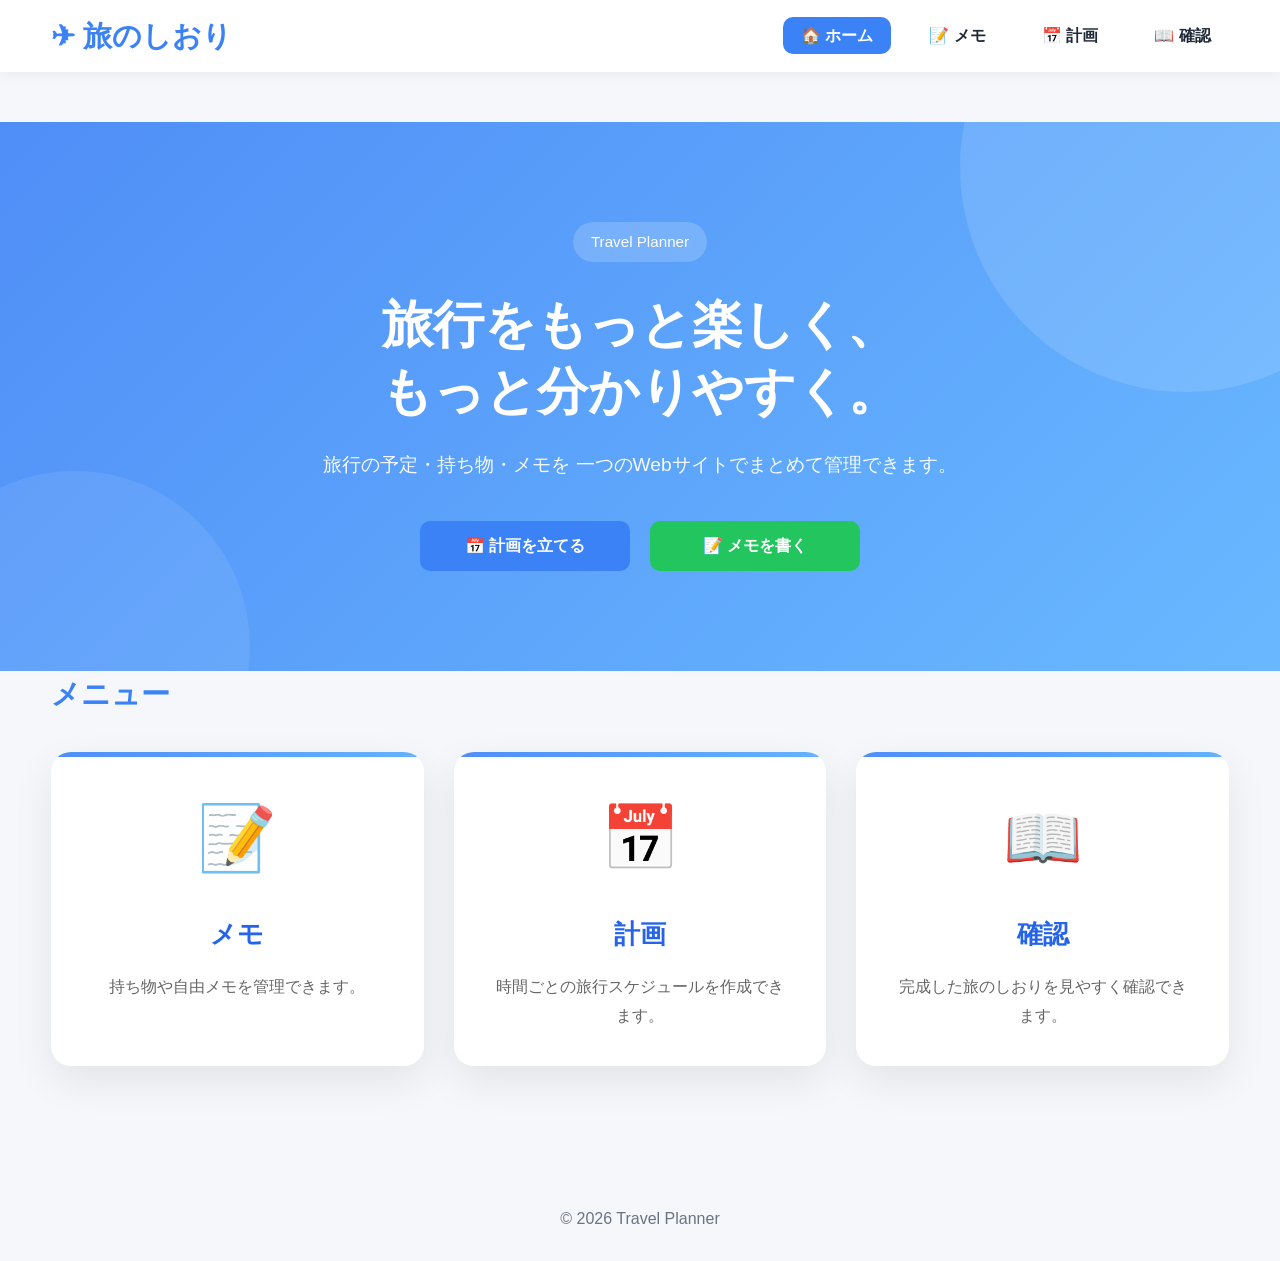
<file: index.html>
<!DOCTYPE html>
<html lang="ja">

<head>

    <meta charset="UTF-8">

    <meta name="viewport" content="width=device-width, initial-scale=1.0">

    <title>旅のしおり</title>

    <meta name="description" content="旅行の予定・メモ・しおりをまとめて管理できるWebアプリ">

    <link rel="stylesheet" href="css/reset.css">
    <link rel="stylesheet" href="css/common.css">
    <link rel="stylesheet" href="css/home.css">
    <link rel="manifest" href="manifest.json">

    <meta name="theme-color" content="#4f8ef7">

</head>

<body>

    <!-- =======================
         Header
    ======================== -->

    <header>

        <div class="container header-inner">

            <a href="index.html" class="logo">
                ✈ 旅のしおり
            </a>

            <nav>

                <ul>

                    <li>
                        <a href="index.html" class="active">
                            🏠 ホーム
                        </a>
                    </li>

                    <li>
                        <a href="memo.html">
                            📝 メモ
                        </a>
                    </li>

                    <li>
                        <a href="planner.html">
                            📅 計画
                        </a>
                    </li>

                    <li>
                        <a href="preview.html">
                            📖 確認
                        </a>
                    </li>

                </ul>

            </nav>

        </div>

    </header>

    <!-- =======================
         Main
    ======================== -->

    <main>

        <!-- Hero -->

        <section class="hero">

            <div class="container hero-content">

                <span class="hero-badge">
                    Travel Planner
                </span>

                <h1>

                    旅行をもっと楽しく、
                    <br>
                    もっと分かりやすく。

                </h1>

                <p>

                    旅行の予定・持ち物・メモを
                    一つのWebサイトでまとめて管理できます。

                </p>

                <div class="hero-buttons">

                    <a href="planner.html" class="btn btn-primary">

                        📅 計画を立てる

                    </a>

                    <a href="memo.html" class="btn btn-success">

                        📝 メモを書く

                    </a>

                </div>

            </div>

        </section>

        <!-- Menu -->

        <section class="container">

            <h2 class="section-title">

                メニュー

            </h2>

            <div class="menu-grid">

                <!-- Card -->

                <a href="memo.html" class="menu-card">

                    <div class="menu-icon">

                        📝

                    </div>

                    <h3>

                        メモ

                    </h3>

                    <p>

                        持ち物や自由メモを管理できます。

                    </p>

                </a>

                <!-- Card -->

                <a href="planner.html" class="menu-card">

                    <div class="menu-icon">

                        📅

                    </div>

                    <h3>

                        計画

                    </h3>

                    <p>

                        時間ごとの旅行スケジュールを作成できます。

                    </p>

                </a>

                <!-- Card -->

                <a href="preview.html" class="menu-card">

                    <div class="menu-icon">

                        📖

                    </div>

                    <h3>

                        確認

                    </h3>

                    <p>

                        完成した旅のしおりを見やすく確認できます。

                    </p>

                </a>

            </div>

        </section>

    </main>

    <!-- =======================
         Footer
    ======================== -->

    <footer>

        <div class="container">

            <p>

                © 2026 Travel Planner

            </p>

        </div>

    </footer>

    <script src="js/common.js"></script>

    <script>
        if ("serviceWorker" in navigator) {
            navigator.serviceWorker.register("./service-worker.js");
        }
    </script>

</body>

</html>
</file>
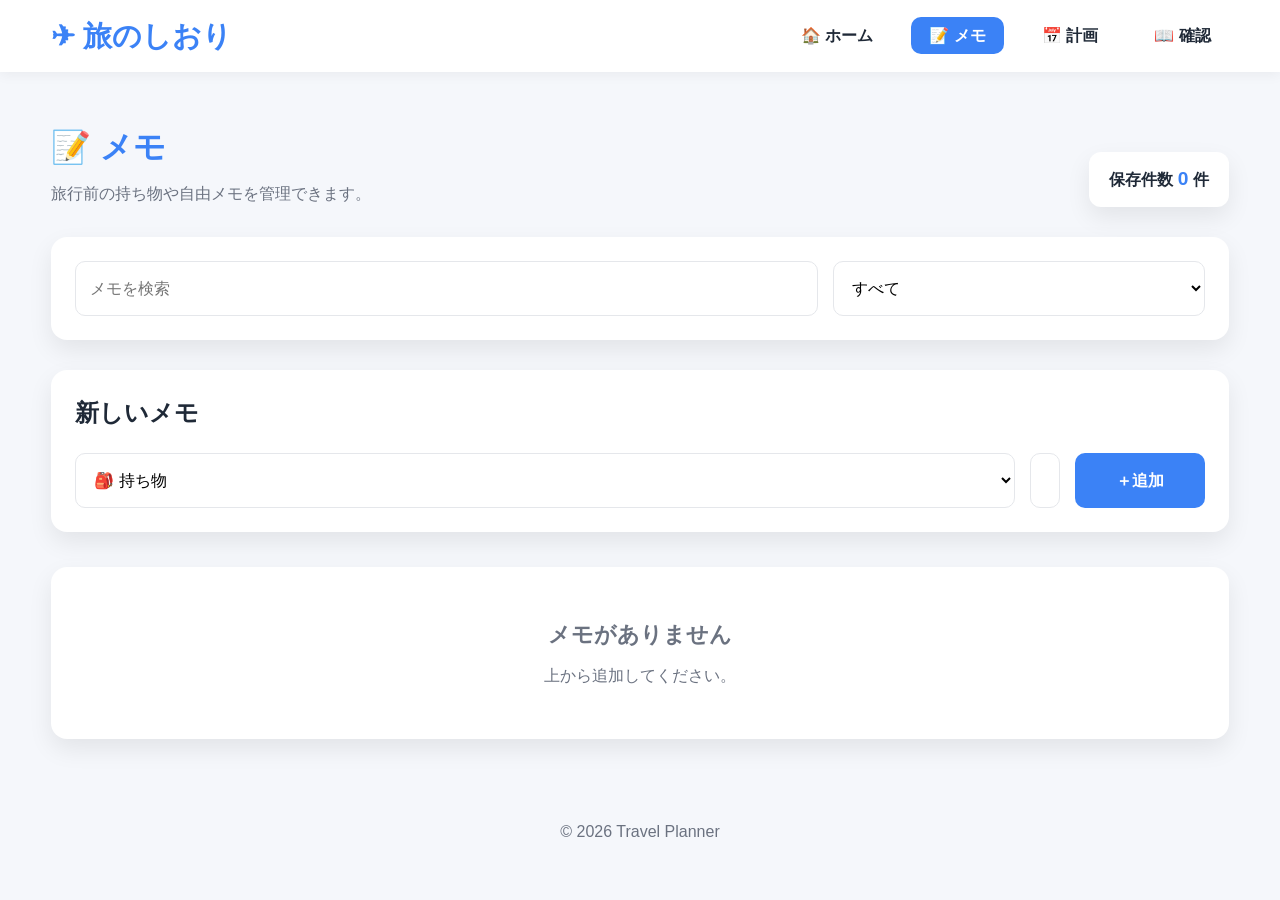
<file: memo.html>
<!DOCTYPE html>
<html lang="ja">

<head>

    <meta charset="UTF-8">

    <meta name="viewport" content="width=device-width, initial-scale=1.0">

    <title>メモ | 旅のしおり</title>

    <link rel="stylesheet" href="css/reset.css">
    <link rel="stylesheet" href="css/common.css">
    <link rel="stylesheet" href="css/memo.css">
    <link rel="manifest" href="manifest.json">

    <meta name="theme-color" content="#4f8ef7">

</head>

<body>

    <header>

        <div class="container header-inner">

            <a href="index.html" class="logo">

                ✈ 旅のしおり

            </a>

            <nav>

                <ul>

                    <li>

                        <a href="index.html">

                            🏠 ホーム

                        </a>

                    </li>

                    <li>

                        <a href="memo.html" class="active">

                            📝 メモ

                        </a>

                    </li>

                    <li>

                        <a href="planner.html">

                            📅 計画

                        </a>

                    </li>

                    <li>

                        <a href="preview.html">

                            📖 確認

                        </a>

                    </li>

                </ul>

            </nav>

        </div>

    </header>

    <main>

        <div class="container">

            <section class="page-header">

                <div>

                    <h1>

                        📝 メモ

                    </h1>

                    <p>

                        旅行前の持ち物や自由メモを管理できます。

                    </p>

                </div>

                <div class="memo-counter">

                    保存件数

                    <span id="memoCount">

                        0

                    </span>

                    件

                </div>

            </section>

            <section class="toolbar card">

                <input type="search" id="searchInput" placeholder="メモを検索">

                <select id="category">

                    <option value="all">

                        すべて

                    </option>

                    <option>

                        持ち物

                    </option>

                    <option>

                        買い物

                    </option>

                    <option>

                        その他

                    </option>

                </select>

            </section>

            <section class="add-area card">

                <h2>

                    新しいメモ

                </h2>

                <div class="input-group">

                    <select id="memoCategory">
                        <option value="持ち物">🎒 持ち物</option>
                        <option value="買い物">🛒 買い物</option>
                        <option value="その他">📝 その他</option>
                    </select>

                    <input type="text" id="memoInput" placeholder="例：モバイルバッテリー">

                    <button id="addButton" class="btn btn-primary">

                        ＋追加

                    </button>

                </div>

            </section>

            <section>

                <div id="memoList" class="memo-list">

                </div>

            </section>

        </div>

    </main>

    <footer>

        <div class="container">

            <p>

                © 2026 Travel Planner

            </p>

        </div>

    </footer>

    <script src="js/common.js"></script>

    <script src="js/memo.js"></script>

    <script>
        if ("serviceWorker" in navigator) {
            navigator.serviceWorker.register("./service-worker.js");
        }
    </script>

</body>

</html>
</file>
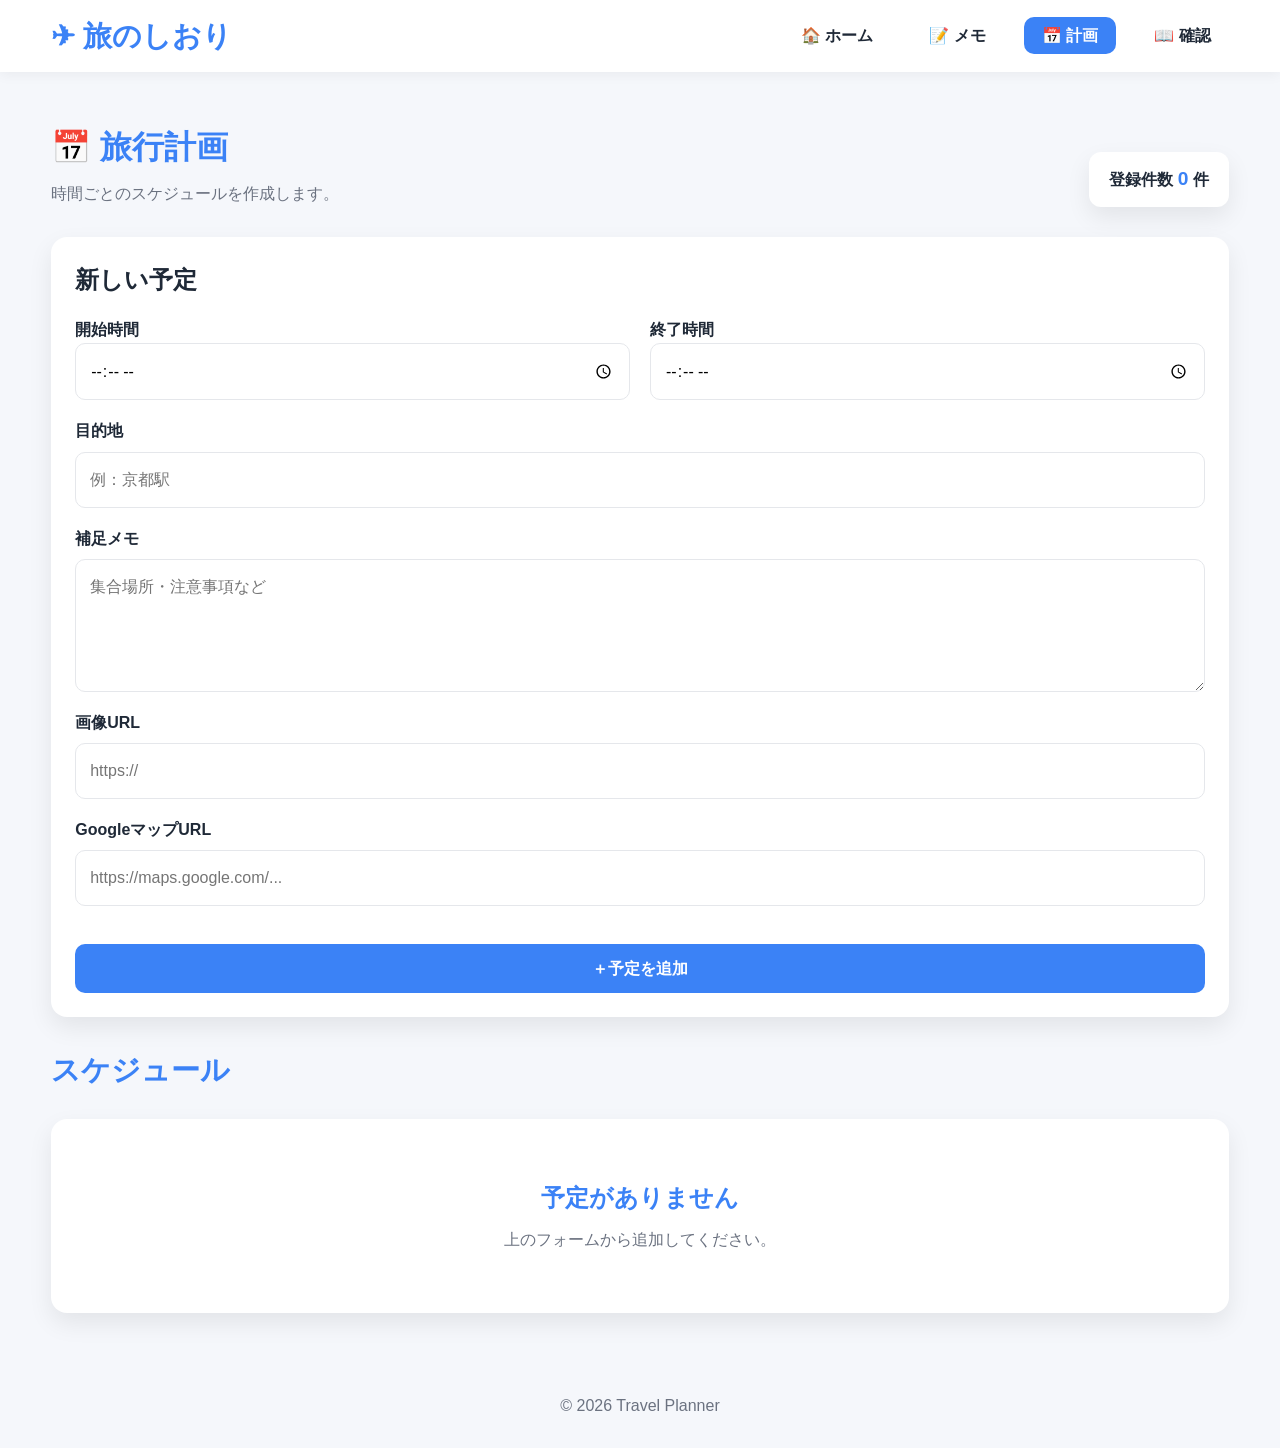
<file: planner.html>
<!DOCTYPE html>
<html lang="ja">

<head>

    <meta charset="UTF-8">

    <meta name="viewport" content="width=device-width, initial-scale=1.0">

    <title>計画 | 旅のしおり</title>

    <link rel="stylesheet" href="css/reset.css">
    <link rel="stylesheet" href="css/common.css">
    <link rel="stylesheet" href="css/planner.css">
    <link rel="manifest" href="manifest.json">

    <meta name="theme-color" content="#4f8ef7">

</head>

<body>

    <!-- ==========================
         Header
    =========================== -->

    <header>

        <div class="container header-inner">

            <a href="index.html" class="logo">

                ✈ 旅のしおり

            </a>

            <nav>

                <ul>

                    <li><a href="index.html">🏠 ホーム</a></li>

                    <li><a href="memo.html">📝 メモ</a></li>

                    <li><a href="planner.html" class="active">📅 計画</a></li>

                    <li><a href="preview.html">📖 確認</a></li>

                </ul>

            </nav>

        </div>

    </header>

    <!-- ==========================
         Main
    =========================== -->

    <main>

        <div class="container">

            <!-- ページタイトル -->

            <section class="page-header">

                <div>

                    <h1>📅 旅行計画</h1>

                    <p>

                        時間ごとのスケジュールを作成します。

                    </p>

                </div>

                <div class="plan-counter">

                    登録件数

                    <span id="planCount">

                        0

                    </span>

                    件

                </div>

            </section>

            <!-- 入力フォーム -->

            <section class="card planner-form">

                <h2>

                    新しい予定

                </h2>

                <div class="time-group">

                    <div>

                        <label for="startTime">

                            開始時間

                        </label>

                        <input type="time" id="startTime">

                    </div>

                    <div>

                        <label for="endTime">

                            終了時間

                        </label>

                        <input type="time" id="endTime">

                    </div>

                </div>

                <label for="destination">

                    目的地

                </label>

                <input type="text" id="destination" placeholder="例：京都駅">

                <label for="planMemo">

                    補足メモ

                </label>

                <textarea id="planMemo" rows="4" placeholder="集合場所・注意事項など"></textarea>

                <label for="imageUrl">

                    画像URL

                </label>

                <input type="url" id="imageUrl" placeholder="https://">

                <label for="mapUrl">

                    GoogleマップURL

                </label>

                <input type="url" id="mapUrl" placeholder="https://maps.google.com/...">

                <button id="addPlanButton" class="btn btn-primary mt-2">

                    ＋予定を追加

                </button>

            </section>

            <!-- 一覧 -->

            <section class="mt-3">

                <h2 class="section-title">

                    スケジュール

                </h2>

                <div id="planList" class="plan-list">

                </div>

            </section>

        </div>

    </main>

    <!-- ==========================
         Footer
    =========================== -->

    <footer>

        <div class="container">

            © 2026 Travel Planner

        </div>

    </footer>

    <script src="js/common.js"></script>

    <script src="js/planner.js"></script>

    <script>
        if ("serviceWorker" in navigator) {
            navigator.serviceWorker.register("./service-worker.js");
        }
    </script>

</body>

</html>
</file>
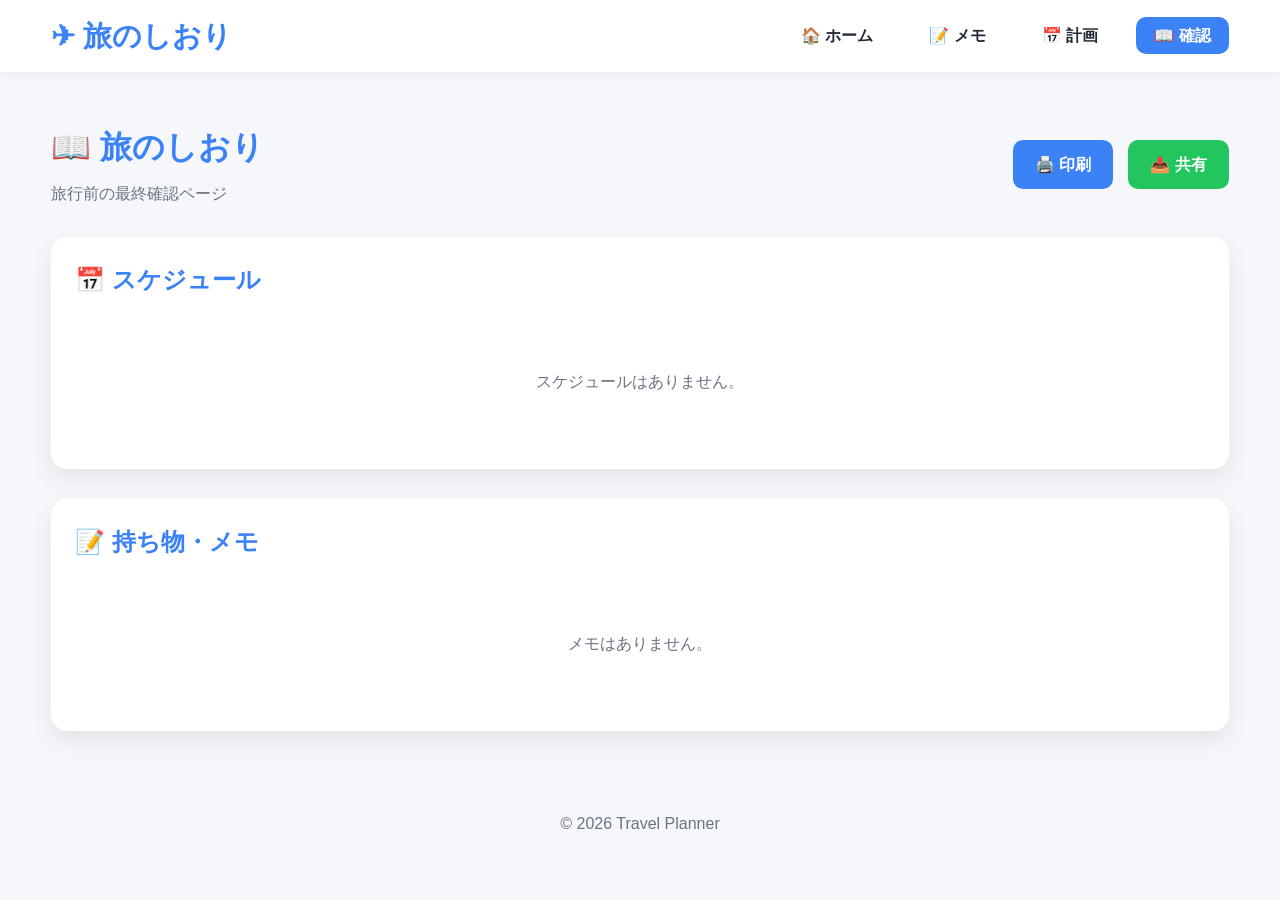
<file: preview.html>
<!DOCTYPE html>
<html lang="ja">

<head>

    <meta charset="UTF-8">

    <meta name="viewport" content="width=device-width, initial-scale=1.0">

    <title>確認 | 旅のしおり</title>

    <link rel="stylesheet" href="css/reset.css">
    <link rel="stylesheet" href="css/common.css">
    <link rel="stylesheet" href="css/preview.css">
    <link rel="manifest" href="manifest.json">

    <meta name="theme-color" content="#4f8ef7">

</head>

<body>

    <header>

        <div class="container header-inner">

            <a href="index.html" class="logo">

                ✈ 旅のしおり

            </a>

            <nav>

                <ul>

                    <li>

                        <a href="index.html">

                            🏠 ホーム

                        </a>

                    </li>

                    <li>

                        <a href="memo.html">

                            📝 メモ

                        </a>

                    </li>

                    <li>

                        <a href="planner.html">

                            📅 計画

                        </a>

                    </li>

                    <li>

                        <a href="preview.html" class="active">

                            📖 確認

                        </a>

                    </li>

                </ul>

            </nav>

        </div>

    </header>

    <main>

        <div class="container">

            <section class="page-header">

                <div>

                    <h1>

                        📖 旅のしおり

                    </h1>

                    <p>

                        旅行前の最終確認ページ

                    </p>

                </div>

                <div class="preview-buttons">

                    <button id="printButton" class="btn btn-primary">

                        🖨️ 印刷

                    </button>

                    <button id="shareButton" class="btn btn-success">

                        📤 共有

                    </button>

                </div>

            </section>

            <!-- スケジュール -->

            <section class="card">

                <h2>

                    📅 スケジュール

                </h2>

                <div id="schedulePreview">

                </div>

            </section>

            <!-- メモ -->

            <section class="card mt-3">

                <h2>

                    📝 持ち物・メモ

                </h2>

                <div id="memoPreview">

                </div>

            </section>

        </div>

    </main>

    <footer>

        <div class="container">

            © 2026 Travel Planner

        </div>

    </footer>

    <script src="js/common.js"></script>

    <script src="js/preview.js"></script>

    <script>
        if ("serviceWorker" in navigator) {
            navigator.serviceWorker.register("./service-worker.js");
        }
    </script>

</body>

</html>
</file>
<file: css/common.css>
/* ==========================================
   Travel Planner
   Common Style
   Version 1.0
========================================== */

/* ==========================================
   Color Theme
========================================== */

:root {

    --primary: #3b82f6;
    --primary-dark: #2563eb;

    --secondary: #14b8a6;

    --danger: #ef4444;

    --warning: #f59e0b;

    --success: #22c55e;

    --background: #f5f7fb;

    --surface: #ffffff;

    --text: #1f2937;

    --sub-text: #6b7280;

    --border: #e5e7eb;

    --shadow: 0 10px 25px rgba(0, 0, 0, .08);

    --radius: 16px;

    --transition: .25s ease;

}

/* ==========================================
   Body
========================================== */

body {

    background: var(--background);

    color: var(--text);

    font-family:
        "Yu Gothic UI",
        "Meiryo",
        sans-serif;

    line-height: 1.6;

}

/* ==========================================
   Container
========================================== */

.container {

    width: min(1200px, 92%);

    margin: auto;

}

/* ==========================================
   Header
========================================== */

header {

    background: var(--surface);

    position: sticky;

    top: 0;

    z-index: 100;

    box-shadow: 0 3px 12px rgba(0, 0, 0, .05);

}

.header-inner {

    display: flex;

    justify-content: space-between;

    align-items: center;

    height: 72px;

}

.logo {

    font-size: 1.8rem;

    font-weight: bold;

    color: var(--primary);

}

/* ==========================================
   Navigation
========================================== */

nav ul {

    display: flex;

    gap: 20px;

}

nav a {

    padding: 10px 18px;

    border-radius: 10px;

    transition: var(--transition);

    font-weight: 600;

}

nav a:hover {

    background: var(--primary);

    color: white;

}

nav a.active {

    background: var(--primary);

    color: white;

}

/* ==========================================
   Main
========================================== */

main {

    padding: 50px 0;

}

/* ==========================================
   Card
========================================== */

.card {

    background: var(--surface);

    border-radius: var(--radius);

    padding: 24px;

    box-shadow: var(--shadow);

}

/* ==========================================
   Button
========================================== */

.btn {

    display: inline-flex;

    align-items: center;

    justify-content: center;

    gap: 8px;

    padding: 12px 22px;

    border-radius: 10px;

    transition: var(--transition);

    font-weight: bold;

}

.btn-primary {

    background: var(--primary);

    color: white;

}

.btn-primary:hover {

    background: var(--primary-dark);

}

.btn-danger {

    background: var(--danger);

    color: white;

}

.btn-danger:hover {

    opacity: .9;

}

.btn-success {

    background: var(--success);

    color: white;

}

/* ==========================================
   Input
========================================== */

input,
textarea,
select {

    width: 100%;

    border: 1px solid var(--border);

    border-radius: 10px;

    padding: 14px;

    background: white;

    transition: var(--transition);

}

input:focus,
textarea:focus,
select:focus {

    outline: none;

    border-color: var(--primary);

    box-shadow: 0 0 0 3px rgba(59, 130, 246, .15);

}

/* ==========================================
   Section Title
========================================== */

.section-title {

    margin-bottom: 25px;

    font-size: 1.8rem;

    color: var(--primary);

}

/* ==========================================
   Grid
========================================== */

.grid {

    display: grid;

    gap: 25px;

}

/* ==========================================
   Footer
========================================== */

footer {

    text-align: center;

    padding: 30px;

    color: var(--sub-text);

}

/* ==========================================
   Utility
========================================== */

.text-center {

    text-align: center;

}

.mt-1 {
    margin-top: 10px;
}

.mt-2 {
    margin-top: 20px;
}

.mt-3 {
    margin-top: 30px;
}

.mb-1 {
    margin-bottom: 10px;
}

.mb-2 {
    margin-bottom: 20px;
}

.mb-3 {
    margin-bottom: 30px;
}

.hidden {

    display: none;

}

/* ==========================================
   Responsive
========================================== */

@media(max-width:768px) {

    .header-inner {

        flex-direction: column;

        height: auto;

        padding: 15px 0;

        gap: 15px;

    }

    nav ul {

        flex-wrap: wrap;

        justify-content: center;

    }

    .card {

        padding: 18px;

    }

}

/* ==========================================
   Toast
========================================== */

.toast {

    position: fixed;

    bottom: 30px;

    right: 30px;

    padding: 14px 24px;

    border-radius: 10px;

    color: white;

    font-weight: bold;

    box-shadow: 0 10px 25px rgba(0, 0, 0, .2);

    opacity: 0;

    transform: translateY(30px);

    transition: .3s;

    z-index: 9999;

}

.toast.show {

    opacity: 1;

    transform: translateY(0);

}

.toast.success {

    background: #22c55e;

}

.toast.error {

    background: #ef4444;

}

.toast.warning {

    background: #f59e0b;

}
</file>
<file: css/home.css>
/* ==========================================
   Home Page Style
   Travel Planner
========================================== */


/* ==========================================
   Hero
========================================== */

.hero {

    background:
        linear-gradient(135deg,
            #4f8ef7 0%,
            #69b8ff 100%);

    color: white;

    padding: 100px 20px;

    text-align: center;

    overflow: hidden;

    position: relative;

}

/* 背景装飾 */

.hero::before {

    content: "";

    position: absolute;

    width: 450px;
    height: 450px;

    background: rgba(255, 255, 255, .12);

    border-radius: 50%;

    top: -180px;
    right: -130px;

}

.hero::after {

    content: "";

    position: absolute;

    width: 350px;
    height: 350px;

    background: rgba(255, 255, 255, .08);

    border-radius: 50%;

    bottom: -150px;
    left: -100px;

}

/* ==========================================
   Hero Content
========================================== */

.hero-content {

    position: relative;

    z-index: 2;

}

.hero-badge {

    display: inline-block;

    padding: 8px 18px;

    border-radius: 999px;

    background: rgba(255, 255, 255, .18);

    backdrop-filter: blur(10px);

    font-size: .95rem;

    margin-bottom: 30px;

}

.hero h1 {

    font-size: 3.2rem;

    line-height: 1.3;

    margin-bottom: 25px;

    font-weight: 700;

}

.hero p {

    font-size: 1.2rem;

    opacity: .95;

    max-width: 650px;

    margin: 0 auto 40px;

}

/* ==========================================
   Hero Buttons
========================================== */

.hero-buttons {

    display: flex;

    justify-content: center;

    gap: 20px;

    flex-wrap: wrap;

}

.hero-buttons .btn {

    min-width: 210px;

    font-size: 1rem;

    transition: .25s;

}

.hero-buttons .btn:hover {

    transform: translateY(-4px);

}

/* ==========================================
   Menu
========================================== */

.menu-grid {

    display: grid;

    grid-template-columns:
        repeat(auto-fit, minmax(280px, 1fr));

    gap: 30px;

    margin-top: 35px;

    margin-bottom: 60px;

}

/* ==========================================
   Card
========================================== */

.menu-card {

    background: white;

    border-radius: 20px;

    padding: 35px;

    box-shadow: 0 15px 40px rgba(0, 0, 0, .08);

    transition: .3s;

    text-align: center;

    position: relative;

    overflow: hidden;

}

.menu-card::before {

    content: "";

    position: absolute;

    left: 0;

    top: 0;

    width: 100%;

    height: 5px;

    background: linear-gradient(90deg,
            #4f8ef7,
            #63b3ff);

}

.menu-card:hover {

    transform: translateY(-10px);

    box-shadow: 0 25px 50px rgba(0, 0, 0, .15);

}

/* ==========================================
   Icon
========================================== */

.menu-icon {

    font-size: 4rem;

    margin-bottom: 25px;

}

/* ==========================================
   Title
========================================== */

.menu-card h3 {

    font-size: 1.6rem;

    margin-bottom: 18px;

    color: #2563eb;

}

/* ==========================================
   Description
========================================== */

.menu-card p {

    color: #666;

    line-height: 1.8;

}

/* ==========================================
   Responsive
========================================== */

@media(max-width:900px) {

    .hero {

        padding: 80px 20px;

    }

    .hero h1 {

        font-size: 2.5rem;

    }

}

@media(max-width:768px) {

    .hero {

        padding: 70px 15px;

    }

    .hero h1 {

        font-size: 2rem;

    }

    .hero p {

        font-size: 1rem;

    }

    .hero-buttons {

        flex-direction: column;

        align-items: center;

    }

    .hero-buttons .btn {

        width: 100%;

        max-width: 320px;

    }

}

@media(max-width:480px) {

    .hero h1 {

        font-size: 1.7rem;

    }

    .hero-badge {

        font-size: .85rem;

    }

    .menu-card {

        padding: 28px;

    }

    .menu-icon {

        font-size: 3.2rem;

    }

}
</file>
<file: css/memo.css>
.memo-input {

    background: white;

    padding: 25px;

    border-radius: 15px;

    box-shadow: 0 5px 15px rgba(0, 0, 0, .08);

    margin-bottom: 40px;

}

.memo-input h2 {

    margin-bottom: 20px;

}

.memo-input input {

    width: 100%;

    padding: 15px;

    border-radius: 10px;

    border: 1px solid #ddd;

    margin-bottom: 20px;

    font-size: 16px;

}

.memo-input button {

    background: #2f80ed;

    color: white;

    border: none;

    border-radius: 10px;

    padding: 15px 25px;

    cursor: pointer;

    font-size: 16px;

    transition: .2s;

}

.memo-input button:hover {

    background: #1769d6;

}

#memoList {

    display: flex;

    flex-direction: column;

    gap: 20px;

}



/* ==========================================
   Memo Page Style
   Travel Planner
========================================== */

/* ========= ページヘッダー ========= */

.page-header {
    display: flex;
    justify-content: space-between;
    align-items: flex-end;
    flex-wrap: wrap;
    gap: 20px;
    margin-bottom: 30px;
}

.page-header h1 {
    font-size: 2rem;
    margin-bottom: 8px;
    color: var(--primary);
}

.page-header p {
    color: var(--sub-text);
}

.memo-counter {
    background: var(--surface);
    padding: 12px 20px;
    border-radius: 12px;
    box-shadow: var(--shadow);
    font-weight: bold;
}

#memoCount {
    color: var(--primary);
    font-size: 1.2rem;
}

/* ========= ツールバー ========= */

.toolbar {
    display: grid;
    grid-template-columns: 2fr 1fr;
    gap: 15px;
    margin-bottom: 30px;
}

/* ========= 入力エリア ========= */

.add-area {
    margin-bottom: 35px;
}

.add-area h2 {
    margin-bottom: 20px;
    color: var(--text);
}

.input-group {
    display: flex;
    gap: 15px;
}

.input-group input {
    flex: 1;
}

.input-group button {
    min-width: 130px;
}

/* ========= メモ一覧 ========= */

.memo-list {
    display: flex;
    flex-direction: column;
    gap: 18px;
}

/* ========= メモカード ========= */

.memo-card {

    display: flex;

    justify-content: space-between;

    align-items: center;

    gap: 20px;

    background: var(--surface);

    padding: 18px 22px;

    border-radius: 16px;

    box-shadow: var(--shadow);

    transition: all .25s ease;

}

.memo-card:hover {

    transform: translateY(-3px);

    box-shadow: 0 15px 35px rgba(0, 0, 0, .12);

}

/* ========= 左側 ========= */

.memo-left {

    display: flex;

    align-items: center;

    gap: 16px;

    flex: 1;

}

.memo-left input[type="checkbox"] {

    width: 22px;

    height: 22px;

    accent-color: var(--primary);

    cursor: pointer;

}

.memo-text {

    font-size: 1rem;

    word-break: break-word;

}

/* ========= 完了 ========= */

.completed {

    color: #9ca3af;

    text-decoration: line-through;

}

/* ========= ボタン ========= */

.memo-actions {

    display: flex;

    gap: 10px;

}

.icon-btn {

    width: 42px;

    height: 42px;

    border-radius: 10px;

    border: none;

    display: flex;

    justify-content: center;

    align-items: center;

    font-size: 1.1rem;

    transition: .2s;

}

.edit-btn {

    background: #e0f2fe;

    color: #0284c7;

}

.edit-btn:hover {

    background: #0284c7;

    color: white;

}

.delete-btn {

    background: #fee2e2;

    color: #dc2626;

}

.delete-btn:hover {

    background: #dc2626;

    color: white;

}

/* ========= 空データ ========= */

.empty {

    background: white;

    border-radius: 16px;

    padding: 50px 20px;

    text-align: center;

    color: var(--sub-text);

    box-shadow: var(--shadow);

}

.empty h2 {

    font-size: 1.4rem;

    margin-bottom: 10px;

}

/* ========= レスポンシブ ========= */

@media (max-width: 768px) {

    .input-group {
        flex-direction: column;
        width: 100%;
        gap: 10px;
    }

    .input-group input,
    .input-group textarea,
    .input-group select,
    .input-group button {
        width: 100%;
    }

}

/* =========================
   安定化（はみ出し防止）
========================= */

* {
    box-sizing: border-box;
}
</file>
<file: css/planner.css>
/* ==========================================
   Planner Page Style
   Travel Planner
========================================== */

/* ========= ページヘッダー ========= */

.page-header {
    display: flex;
    justify-content: space-between;
    align-items: flex-end;
    flex-wrap: wrap;
    gap: 20px;
    margin-bottom: 30px;
}

.page-header h1 {
    color: var(--primary);
    font-size: 2rem;
    margin-bottom: 8px;
}

.page-header p {
    color: var(--sub-text);
}

.plan-counter {
    background: var(--surface);
    padding: 12px 20px;
    border-radius: 12px;
    box-shadow: var(--shadow);
    font-weight: bold;
}

#planCount {
    color: var(--primary);
    font-size: 1.2rem;
}

/* ========= 入力フォーム ========= */

.planner-form {

    display: flex;
    flex-direction: column;
    gap: 18px;

}

.planner-form label {

    font-weight: 600;
    margin-bottom: -10px;

}

.time-group {

    display: grid;
    grid-template-columns: 1fr 1fr;
    gap: 20px;

}

textarea {

    resize: vertical;
    min-height: 120px;

}

/* ========= 一覧 ========= */

.plan-list {

    display: flex;
    flex-direction: column;
    gap: 20px;

}

/* ========= カード ========= */

.plan-card {

    background: white;
    border-radius: 18px;
    padding: 22px;

    box-shadow: var(--shadow);

    display: flex;
    justify-content: space-between;
    gap: 25px;

    transition: .25s;

}

.plan-card:hover {

    transform: translateY(-4px);

    box-shadow: 0 20px 40px rgba(0, 0, 0, .12);

}

/* ========= 左側 ========= */

.plan-left {

    flex: 1;

}

.plan-time {

    display: inline-block;

    background: var(--primary);

    color: white;

    padding: 8px 14px;

    border-radius: 999px;

    font-weight: bold;

    margin-bottom: 15px;

}

.plan-destination {

    font-size: 1.5rem;

    font-weight: bold;

    margin-bottom: 10px;

}

.plan-memo {

    color: var(--sub-text);

    margin-bottom: 18px;

    white-space: pre-wrap;

}

/* ========= リンク ========= */

.plan-links {

    display: flex;
    gap: 10px;
    flex-wrap: wrap;

}

.plan-link {

    padding: 10px 18px;

    border-radius: 8px;

    background: #eff6ff;

    color: var(--primary);

    font-weight: bold;

    transition: .2s;

}

.plan-link:hover {

    background: var(--primary);

    color: white;

}

/* ========= 画像 ========= */

.plan-image {

    width: 220px;

    border-radius: 14px;

    overflow: hidden;

    flex-shrink: 0;

}

.plan-image img {

    width: 100%;

    height: 170px;

    object-fit: cover;

}

/* ========= ボタン ========= */

.plan-actions {

    display: flex;

    gap: 10px;

    margin-top: 20px;

}

.plan-actions button {

    padding: 10px 18px;

    border-radius: 8px;

    color: white;

    font-weight: bold;

}

.edit-btn {

    background: #3b82f6;

}

.delete-btn {

    background: #ef4444;

}

.edit-btn:hover {

    background: #2563eb;

}

.delete-btn:hover {

    background: #dc2626;

}

/* ========= データなし ========= */

.empty-plan {

    background: white;

    padding: 60px 20px;

    border-radius: 16px;

    text-align: center;

    box-shadow: var(--shadow);

}

.empty-plan h2 {

    color: var(--primary);

    margin-bottom: 10px;

}

.empty-plan p {

    color: var(--sub-text);

}

/* ========= レスポンシブ ========= */

@media(max-width:900px) {

    .plan-card {

        flex-direction: column;

    }

    .plan-image {

        width: 100%;

    }

}

@media(max-width:768px) {

    .time-group {

        grid-template-columns: 1fr;

    }

    .page-header {

        align-items: flex-start;

    }

}

@media(max-width:480px) {

    .plan-actions {

        flex-direction: column;

    }

    .plan-actions button {

        width: 100%;

    }

}
</file>
<file: css/preview.css>
/* ==========================================
   Preview Page Style
   Travel Planner
========================================== */

/* ========= ページヘッダー ========= */

.page-header {

    display: flex;

    justify-content: space-between;

    align-items: center;

    flex-wrap: wrap;

    gap: 20px;

    margin-bottom: 30px;

}

.page-header h1 {

    color: var(--primary);

    font-size: 2rem;

    margin-bottom: 8px;

}

.page-header p {

    color: var(--sub-text);

}

/* ========= ボタン ========= */

.preview-buttons {

    display: flex;

    gap: 15px;

    flex-wrap: wrap;

}

/* ========= セクション ========= */

.card h2 {

    color: var(--primary);

    margin-bottom: 20px;

}

/* ========= スケジュール ========= */

.schedule-item {

    border-left: 5px solid var(--primary);

    padding: 15px 20px;

    margin-bottom: 20px;

    background: #fafafa;

    border-radius: 12px;

    transition: .2s;

}

.schedule-item:hover {

    transform: translateX(5px);

}

.schedule-time {

    display: inline-block;

    background: var(--primary);

    color: white;

    padding: 6px 14px;

    border-radius: 999px;

    font-weight: bold;

    margin-bottom: 12px;

}

.schedule-destination {

    font-size: 1.3rem;

    font-weight: bold;

    margin-bottom: 10px;

}

.schedule-memo {

    color: var(--sub-text);

    margin-bottom: 15px;

    white-space: pre-wrap;

}

.schedule-links {

    display: flex;

    gap: 10px;

    flex-wrap: wrap;

}

.schedule-link {

    padding: 8px 14px;

    border-radius: 8px;

    background: #eff6ff;

    color: var(--primary);

    font-weight: bold;

    transition: .2s;

}

.schedule-link:hover {

    background: var(--primary);

    color: white;

}

/* ========= メモ ========= */

.memo-item {

    display: flex;

    align-items: flex-start;

    gap: 12px;

    padding: 15px 0;

    border-bottom: 1px solid var(--border);

}

.memo-item:last-child {

    border-bottom: none;

}

.memo-check {

    font-size: 1.2rem;

    width: 30px;

}

.memo-content {

    flex: 1;

}

.memo-category {

    display: inline-block;

    margin-top: 6px;

    padding: 4px 10px;

    background: #eef4ff;

    border-radius: 999px;

    color: var(--primary);

    font-size: .85rem;

}

/* ========= 空データ ========= */

.empty-data {

    text-align: center;

    padding: 50px;

    color: var(--sub-text);

}

/* ========= 印刷 ========= */

@media print {

    header {

        display: none;

    }

    footer {

        display: none;

    }

    .preview-buttons {

        display: none;

    }

    body {

        background: white;

    }

    .card {

        box-shadow: none;

        border: 1px solid #ddd;

        page-break-inside: avoid;

        margin-bottom: 20px;

    }

}

/* ========= スマホ ========= */

@media(max-width:768px) {

    .page-header {

        align-items: flex-start;

    }

    .preview-buttons {

        width: 100%;

    }

    .preview-buttons .btn {

        flex: 1;

    }

    .schedule-item {

        padding: 15px;

    }

}

@media(max-width:480px) {

    .preview-buttons {

        flex-direction: column;

    }

    .preview-buttons .btn {

        width: 100%;

    }

}
</file>
